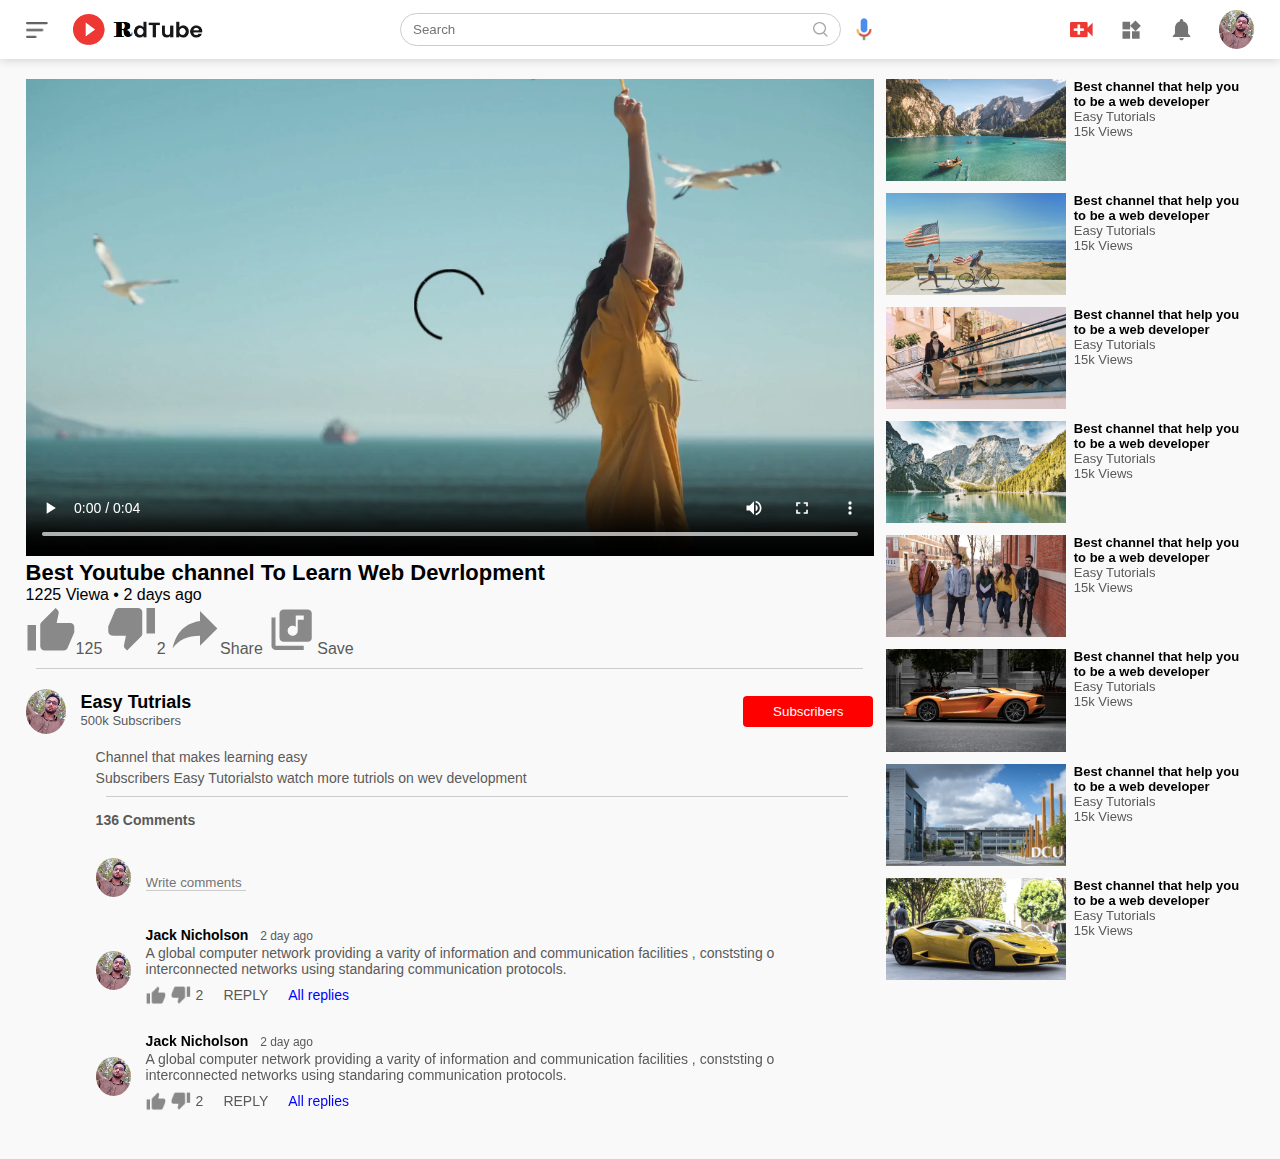
<file: play-video.html>
<!DOCTYPE html>
<html lang="en">
<head>
    <meta charset="UTF-8">
    <meta name="viewport" content="width=device-width, initial-scale=1.0">
    <title>play-video Easy tutorial youtube channel</title>
    <link rel="stylesheet" href="style.css">
</head>
<body>
    <nav class="flex-div">
        <div class="nav-left flex-div">
           <img src="images/menu.png" alt="" class="menu-icon">
           <img src="images/logo.png" alt="" class="logo">
        </div>
        <div class="nav-middle flex-div">
            <div class="search-box flex-div">
                <input type="text" placeholder="Search">
                <img src="images/search.png" alt="">
            </div>
            <img src="images/voice-search.png" alt="" class="mic-icon">
        </div>
        <div class="nav-right flex-div">
            <img src="images/upload.png" alt="">
            <img src="images/more.png" alt="">
            <img src="images/notification.png" alt="">
            <img src="images/Jack.png" alt="" class="user-icon ">
        </div>
    </nav>

<div class="container play-container">
    <div class="row">
        <div class="play-video">
            <video controls autoplay>
                <source src="images/video.mp4" type="video/mp4">
            </video>
            <div class="tags">
                <a href="#Web-Devrloper"></a> <a href="#Coding"></a> <a href="HTML"></a>
                <a href="#CSS"></a> <a href="#JavaScript"></a>
            </div>
            <h3>Best Youtube channel To Learn Web Devrlopment </h3>
            <div class="play-video-info">
                <p> 1225 Viewa &bull; 2 days ago</p>
                <div>
                    <a href=""><img src="images/like.png" alt="">125</a>
                    <a href=""><img src="images/dislike.png" alt="">2</a>
                    <a href=""><img src="images/share.png" alt="">Share</a>
                    <a href=""><img src="images/save.png" alt="">Save</a>
                </div>
            </div>
            <hr>
            <div class="publisher">
                <img src="images/Jack.png" alt="">
                <div>
                    <p>Easy Tutrials</p>
                    <span>500k Subscribers</span>
                </div>
                <button type="Subscribers"> Subscribers</button>
            </div>
            <div class="vid-description">
                <p>Channel that makes learning easy</p>
                <p>Subscribers Easy Tutorialsto watch more tutriols on wev development </p>
                <hr>
                <h4>136 Comments </h4>
                <div class="add-comment">
                    <img src="images/Jack.png" alt="">
                    <input type="text" placeholder="Write comments">
                </div>
                <div class="old-comment">
                    <img src="images/Jack.png" alt="">
                    <div>
                        <h3>Jack Nicholson <span>2 day ago </span></h3>
                        <p>A global computer network providing a varity of
                             information and communication facilities ,
                              conststing o interconnected networks using standaring 
                              communication protocols.</p>
                              <div class="acomment-action">
                                <img src="images/like.png" alt="">
                                <img src="images/dislike.png" alt="">
                                <span>2</span>
                                <span>REPLY</span>
                                <a href=" ">All replies</a>
                              </div>
                    </div>
                </div>
                <div class="old-comment">
                    <img src="images/Jack.png" alt="">
                    <div>
                        <h3>Jack Nicholson <span>2 day ago </span></h3>
                        <p>A global computer network providing a varity of
                             information and communication facilities ,
                              conststing o interconnected networks using standaring 
                              communication protocols.</p>
                              <div class="acomment-action">
                                <img src="images/like.png" alt="">
                                <img src="images/dislike.png" alt="">
                                <span>2</span>
                                <span>REPLY</span>
                                <a href=" ">All replies</a>
                              </div>
                    </div>
                </div>



            </div>
                

            




        </div>
        <div class="right-sidebar">

            <div class="side-video-list">
                <a href="" class="small-thumbnail"><img src="images/thumbnail1.png" alt=""></a>
                <div class="vid-info">
                    <a href="">Best channel that help you to be a web developer</a>
                    <p>Easy Tutorials </p>
                    <p>15k Views</p>
                </div>
            </div>
            <div class="side-video-list">
                <a href="" class="small-thumbnail"><img src="images/thumbnail2.png" alt=""></a>
                <div class="vid-info">
                    <a href="">Best channel that help you to be a web developer</a>
                    <p>Easy Tutorials </p>
                    <p>15k Views</p>
                </div>
            </div>

            <div class="side-video-list">
                <a href="" class="small-thumbnail"><img src="images/thumbnail3.png" alt=""></a>
                <div class="vid-info">
                    <a href="">Best channel that help you to be a web developer</a>
                    <p>Easy Tutorials </p>
                    <p>15k Views</p>
                </div>
            </div>

            <div class="side-video-list">
                <a href="" class="small-thumbnail"><img src="images/thumbnail4.png" alt=""></a>
                <div class="vid-info">
                    <a href="">Best channel that help you to be a web developer</a>
                    <p>Easy Tutorials </p>
                    <p>15k Views</p>
                </div>
            </div>

            <div class="side-video-list">
                <a href="" class="small-thumbnail"><img src="images/thumbnail5.png" alt=""></a>
                <div class="vid-info">
                    <a href="">Best channel that help you to be a web developer</a>
                    <p>Easy Tutorials </p>
                    <p>15k Views</p>
                </div>
            </div>

            <div class="side-video-list">
                <a href="" class="small-thumbnail"><img src="images/thumbnail6.png" alt=""></a>
                <div class="vid-info">
                    <a href="">Best channel that help you to be a web developer</a>
                    <p>Easy Tutorials </p>
                    <p>15k Views</p>
                </div>
            </div>

            <div class="side-video-list">
                <a href="" class="small-thumbnail"><img src="images/thumbnail7.png" alt=""></a>
                <div class="vid-info">
                    <a href="">Best channel that help you to be a web developer</a>
                    <p>Easy Tutorials </p>
                    <p>15k Views</p>
                </div>
            </div>

            <div class="side-video-list">
                <a href="" class="small-thumbnail"><img src="images/thumbnail8.png" alt=""></a>
                <div class="vid-info">
                    <a href="">Best channel that help you to be a web developer</a>
                    <p>Easy Tutorials </p>
                    <p>15k Views</p>
                </div>
            </div>



        </div>
    </div>
</div>





    
</body>
</html>
</file>
<file: style.css>
*{
    margin: 0;
    padding: 0;
    font-family: 'poppins', sans-serif;
    box-sizing: border-box;
}
a{
    text-decoration: none;
    color: #5a5a5a;
}
img{
    cursor: pointer;
}
.flex-div{
    display: flex;
    align-items: center;
}
nav{
    padding:10px 2%;
    justify-content: space-between;
    box-shadow: 0 0 10px rgba(0, 0, 0, 0.2);
    background: #fff;
    position: sticky;
    top: 0;
    z-index: 10;
}
.nav-right img{
    width: 25px;
    margin-right: 25px;
}
.nav-right img.user-icon{
    width:35px;
    border-radius:50%;
    margin-right: 0;
}
.nav-left .menu-icon{
    width: 22px;
    margin-right: 25px;
}
.nav-left .logo{
    width: 130px;
}
.nav-middle .mic-icon{
    width: 16px;
}
.nav-middle .search-box{
    border: 1px solid #ccc;
    margin-right: 15px;
    padding: 8px 12px ;
    border-radius: 25px; 
}
.nav-middle .search-box input{
    width: 400px;
    border: 0;
    outline: 0;
    background: transparent;
}
.nav-middle .search-box img{
    width: 15px;
}
/*----------------------sidebar----------------------  */
.sidebar{
    background: #fff;
    width: 15%;
    height: 100vh;
    position: fixed;
    top: 0;
    padding-left: 2%;
    padding-top: 80px;
}
.shortcut-links a img{
    width: 20px;
    margin-right: 20px;
}
.shortcut-links a{
    display: flex;
    align-items: center;
    margin-bottom: 20px;
    width: fit-content;
    flex-wrap: wrap;
}
.shortcut-links a:first-child{
    color:#ed3833;
}
.sidebar hr{
    border:0;
    height:1px;
    background-color: #ccc;
    width: 85%;
}
.subscribed-list h3{
    font-size: 13px;
    margin: 20px 0;
    color: #5a5a5a;
}
.subscribed-list a{
    display: flex;
    align-items: center;
    margin-bottom: 20px;
    width: fit-content;
    flex-wrap: wrap;
}
.subscribed-list a img{
    width: 25px;
    border-radius: 50%;
    margin-right: 20px;
}
.small-sidebar{
    width: 5%;
}
.small-sidebar a p{
    display: none;
}
.small-sidebar h3{
    display: none;
}
.small-sidebar hr{
    width: 50%;
    margin-bottom: 25px;
}
/* --------main-------- */
.container{
    background: #f9f9f9;
    padding-left: 17%;
    padding-right: 2%;
    padding-top: 20px;
    padding-bottom: 20px;
}
.large-container{
    padding-left: 7%;
}
.banner{
    width: 100%;
}
.banner img{
    width: 100%;
    border-radius: 8px;
}
.list-container{
    display: grid;
    grid-template-columns:repeat(auto-fit, minmax(250px, 1fr));
    grid-column-gap:16px;
    grid-row-gap: 30px;
    margin-top: 15px;
}
.vid-list .thumbnail{
    width: 100%;
    border-radius: 5px;
}
.vid-list .flex-div{
    align-items: flex-start;
    margin-top: 7px;
}
.vid-list .flex-div img{
    width: 35px;
    margin-right: 10px;
    border-radius: 50%;
}
.vid-info{
    color: #5a5a5a;
    font-size: 13px;
}
.vid-info a{
    color: #000;
    font-weight: 600;
    display: block;
    margin: bottom 5px;
}


    @media(max-width:900px){
        .menu-icon{
            display: none;
        }
        .sidebar{
            display: none;
        }
        .container,.large-container{
            padding-left: 5%;
            padding-right: 5%;
        }
        .nav-right img{
            display: none;
        }
        .nav-right .user-icon{
            display: block;
            width: 30px;
        }
        .nav-middle .search-box input{
            width: 100px;
        }
        .nav-middle .mic-icon{
            display: none;
        }
        .logo{
            width: 90px;
        }
    }


    /* ------------play video page----------- */
    .play-container{
        padding-left: 2%;
    }
    .row{
        display: flex;
        justify-content: space-between;
        flex-wrap: wrap;
    }
    .play-video{
        flex-basis: 69%;
    }
    .right-sidebar{
        flex-basis: 30%;
    }
    .play-video video{
        width: 100%;
    }
    .side-video-list{
        display: flex;
        justify-content: space-between;
        margin-bottom: 8px;
    }
    .side-video-list img{
        width: 100%;
    }
    .side-video-list .small-thumbnail{
        flex-basis: 49%;
    }
    .side-video-list .vid-info{
        flex-basis: 49%;
    }
    .play-video .tags a{
        color: #0000ff;
        font-size: 13px;
    }
    .play-video h3{
        font-weight: 600;
        font-size: 22px;
    }
    .play-video.play-video-info{
        display: flex;
        align-items: center;
        justify-content: space-between;
        flex-wrap: wrap;
        margin-top: 10px;
        font-size: 14px;
        color: #5a5a5a;
    }
    .play-video.play-video-info a img{
        width: 20px;
        margin-right: 8px;
    }
    .play-video.play-video-info a{
        display: inline-flex;
        align-items: center;
        margin-left: 15px;
    }
    .play-video hr{
        border: 0;
        height: 1px;
        background: #ccc;
        margin: 10px;
    }
    .publisher{
        display: flex;
        align-items: center;
        margin-top: 20px;
    }
    .publisher div{
        flex: 1;
        line-height: 18px;
    }
    .publisher img{
        width: 40px;
        border-radius: 50%;
        margin-right: 15px;
    }
    .publisher div p{
        color: #000;
        font-weight: 600;
        font-size: 18px;
    }
    .publisher div span{
        font-size: 13px;
        color: #5a5a5a;
    }
    .publisher button{
        background: red;
        color: #fff;
        padding: 8px 30px;
        border: 0;
        border-radius: 4px;
        cursor: pointer;
    }
    .vid-description{
        padding-left: 55px;
        margin: 15px;
    }
    .vid-description p{
        font-size: 14px;
        margin-bottom: 5px;
        color: #5a5a5a;
    }
    .vid-description h4{
        font-size: 14px;
        color: #5a5a5a;
        margin-top: 15px;
    }
    .add-comment{
        display: flex;
        align-items: center;
        margin: 30px 0;
    }
    .add-comment img{
        width: 35px;
        border-radius: 50%;
        margin-right: 15px;
    }
    .add-comment input{
        border: 0;
        outline: 0;
        border-bottom: 1px solid #ccc;
        width: 100px;
        padding-top: 10px;
        background: transparent;
    }
    .old-comment{
        display: flex;
        align-items: center;
        margin: 20px 0;
    }
    .old-comment img{
        width: 35px;
        border-radius: 50%;
        margin-right: 15px;
    }
    .old-comment h3{
        font-size: 14px;
        margin-bottom: 2px;
    }
    .old-comment h3 span{
        font-size: 12px;
        color: #5a5a5a;
        font-weight: 500;
        margin-left:8px;
    }
    .old-comment .acomment-action{
        display: flex;
        align-items: center;
        margin: 8px 0;
        font-size: 14px;
    }
    .old-comment .acomment-action img{
        border-radius: 0;
        width: 20px;
        margin-right: 5px;
    }
    .old-comment .acomment-action span{
        margin-right: 20px;
        color: #5a5a5a;  
    }
    .old-comment .acomment-action a{
        color: #0000ff;
    }
    @media(max-width:900px){
        .play-video{
            flex-basis: 100%;
        }
        .right-sidebar{
            flex-basis: 100%;
        }
        .play-container{
            padding-left: 5%;
        }
        .vid-description{
            padding-left: 0;
        }
        .play-video.play-video-info a{
            margin-left: 0;
            margin-right: 15px;
            margin-top: 15px;
        }
    }
</file>
